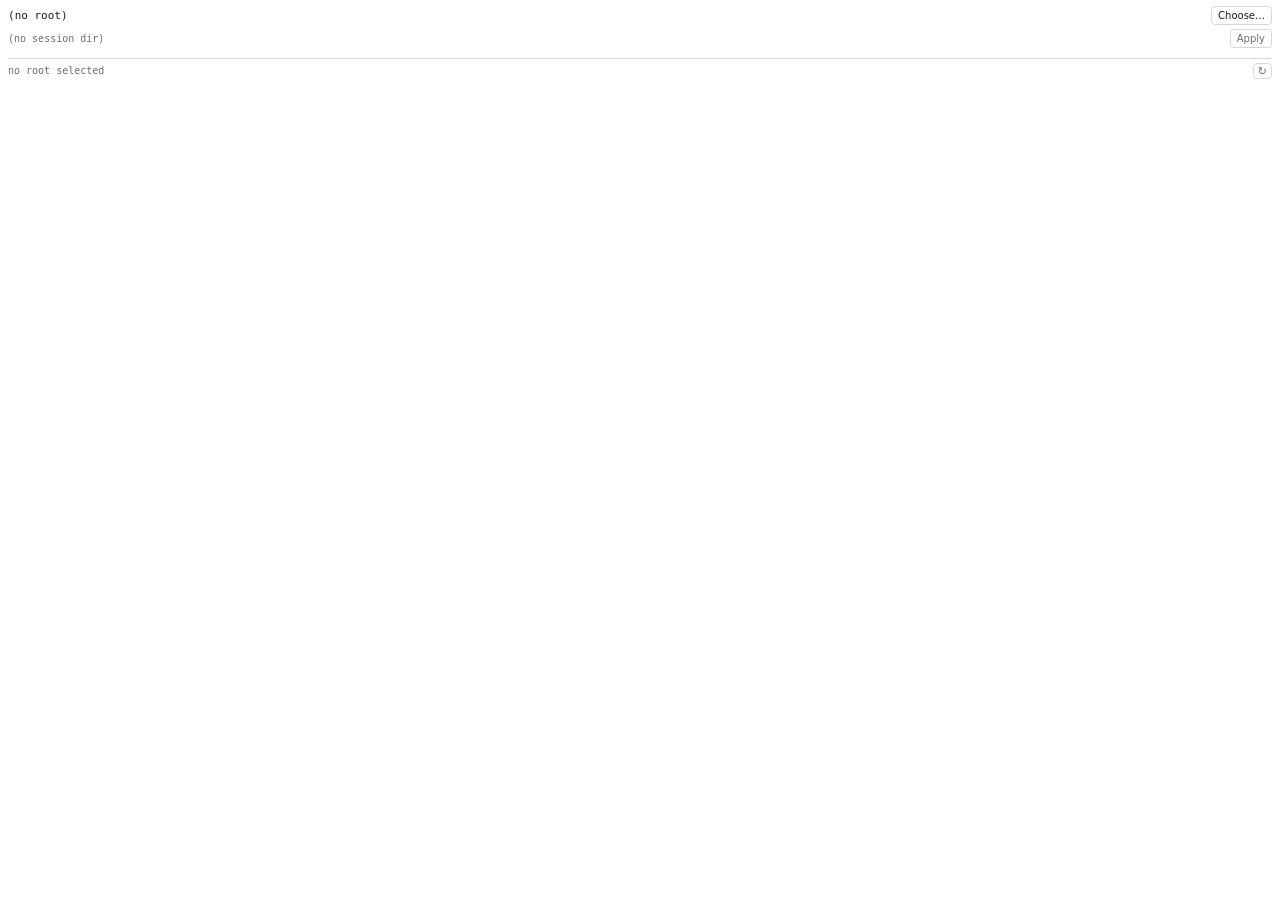
<file: Resources/ProSidebar/fileRoot/index.html>
<!doctype html>
<html>
  <head>
    <meta charset="utf-8" />
    <meta name="viewport" content="width=device-width, initial-scale=1" />
    <title>cmux Pro — File Root</title>
    <link rel="stylesheet" href="../shared/sidebar.css" />
    <link rel="stylesheet" href="fileRoot.css" />
  </head>
  <body>
    <div id="app">
      <section class="root-card">
        <div class="root-row">
          <div id="root-display" class="root-display" title="">…</div>
          <button id="root-choose" class="btn">Choose…</button>
        </div>
        <div class="root-row">
          <div id="session-display" class="root-display session" title="">…</div>
          <button id="root-reset" class="btn btn-secondary">Apply</button>
        </div>
      </section>
      <section class="tree-section">
        <div class="tree-status-row">
          <div id="tree-status" class="tree-status"></div>
          <button id="root-refresh" class="btn btn-secondary btn-icon" title="Refresh">↻</button>
        </div>
        <ul id="tree" class="tree" role="tree"></ul>
      </section>
    </div>
    <script src="../shared/bridge.js"></script>
    <script src="../shared/workspace.js"></script>
    <script src="../shared/tree.js"></script>
    <script src="fileRoot.js"></script>
  </body>
</html>
</file>
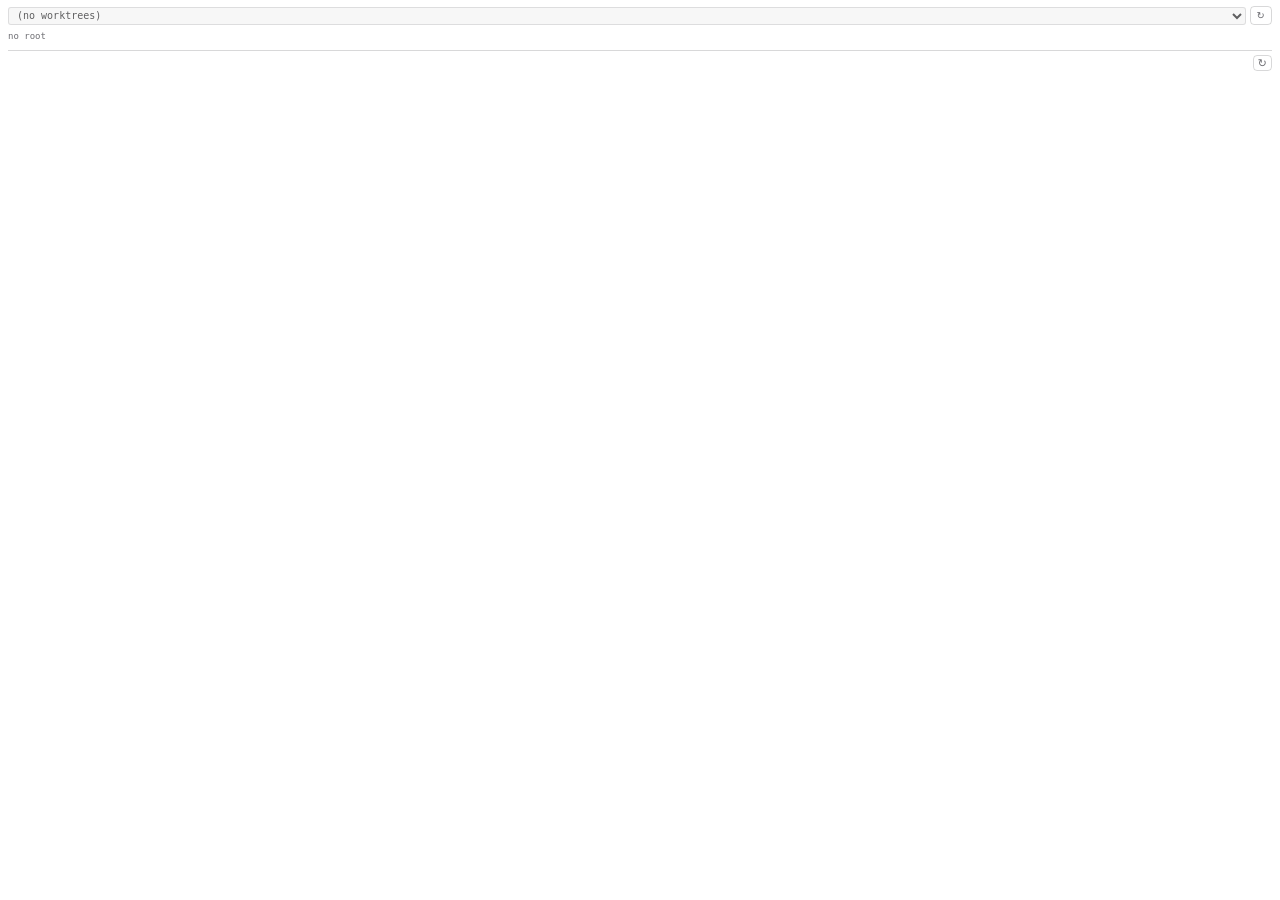
<file: Resources/ProSidebar/fileWorkTree/index.html>
<!doctype html>
<html>
  <head>
    <meta charset="utf-8" />
    <meta name="viewport" content="width=device-width, initial-scale=1" />
    <title>cmux Pro — File WorkTree</title>
    <link rel="stylesheet" href="../shared/sidebar.css" />
    <link rel="stylesheet" href="fileWorkTree.css" />
  </head>
  <body>
    <div id="app">
      <div class="row">
        <select id="worktree-select" class="wt-select"></select>
        <button id="refresh-btn" class="btn btn-secondary" title="Refresh">↻</button>
      </div>
      <div id="worktree-meta" class="wt-meta-line"></div>
      <section class="tree-section">
        <div class="tree-status-row">
          <div id="tree-status" class="tree-status"></div>
          <button id="tree-refresh" class="btn btn-secondary btn-icon" title="Refresh tree">↻</button>
        </div>
        <ul id="tree" class="tree" role="tree"></ul>
      </section>
    </div>
    <script src="../shared/bridge.js"></script>
    <script src="../shared/workspace.js"></script>
    <script src="../shared/tree.js"></script>
    <script src="fileWorkTree.js"></script>
  </body>
</html>
</file>
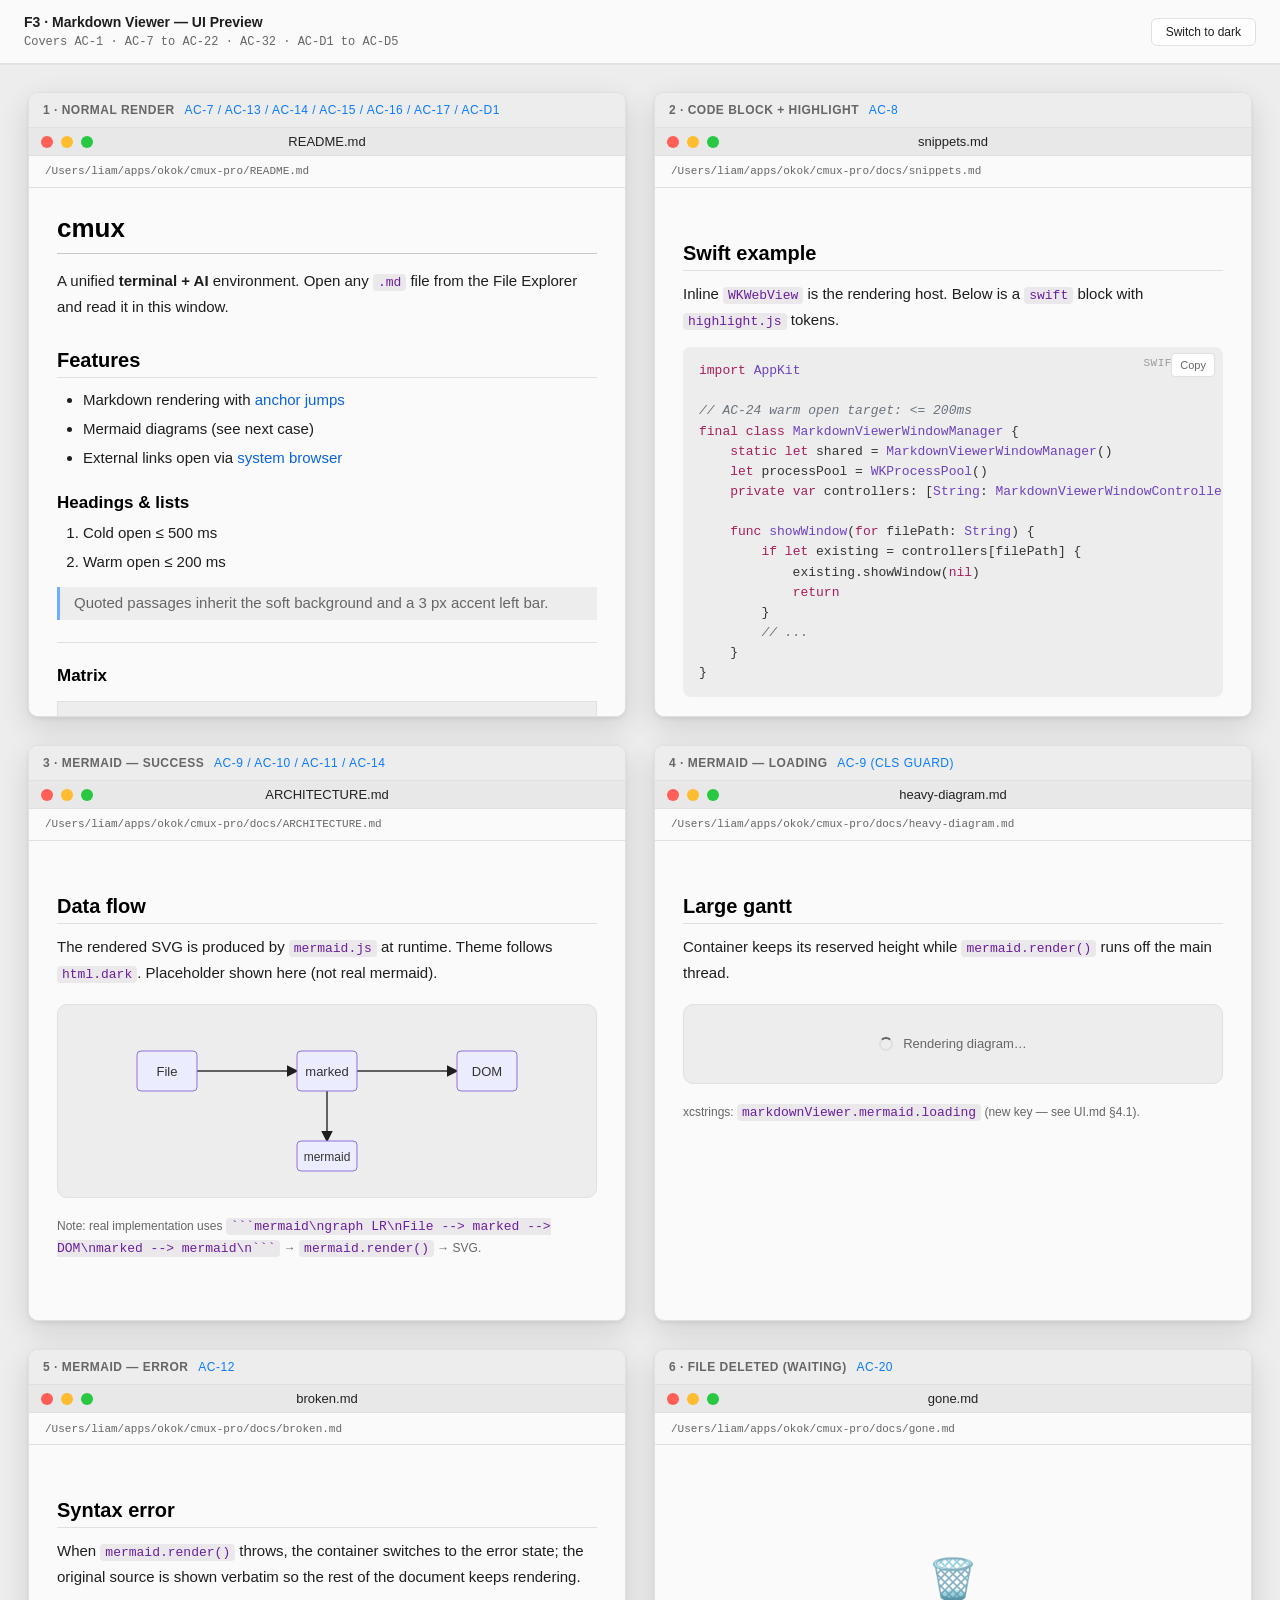
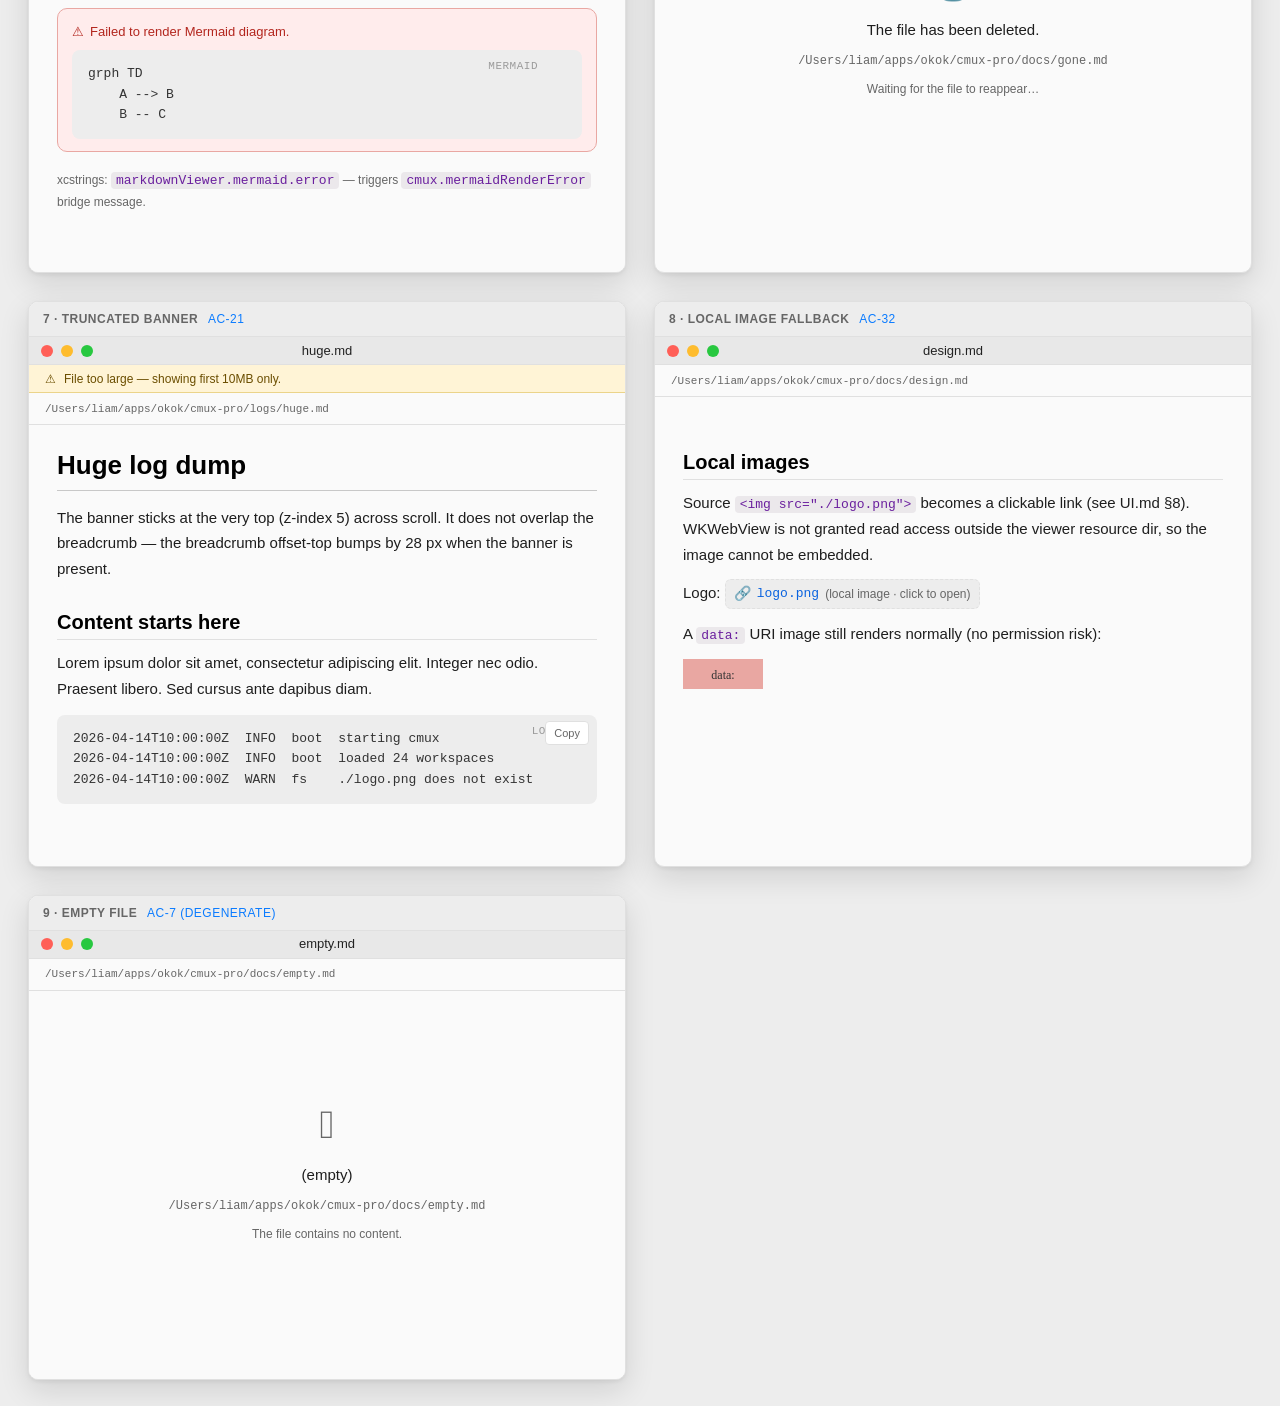
<file: docs/teamwork/features/F3-markdown-viewer-window/UI.preview.html>
<!doctype html>
<html lang="en">
<head>
<meta charset="utf-8">
<title>F3 · Markdown Viewer UI Preview</title>
<meta name="viewport" content="width=device-width, initial-scale=1">
<style>
  :root {
    --page-bg: #EDEDED;
    --page-fg: #1E1E1E;
    --panel-bg: #FAFAFA;
    --bg: #FAFAFA;
    --bg-soft: #EDEDED;
    --bg-raise: #FFFFFF;
    --fg: #1E1E1E;
    --fg-strong: #000000;
    --fg-muted: #666666;
    --divider: #E0E0E0;
    --divider-strong: #C8C8C8;
    --accent: #0A7BFF;
    --accent-soft: #6FAEFF;
    --link: #0A63DF;
    --code-inline-fg: #6A1F9E;
    --code-inline-bg: #EBE8EB;
    --code-block-fg: #333333;
    --code-block-bg: #EDEDED;
    --table-row-alt: #F4F4F4;
    --banner-warn-bg: #FFF4D6;
    --banner-warn-fg: #6B4E00;
    --banner-warn-border: #EBD48A;
    --danger-bg: #FFECEC;
    --danger-fg: #B3261E;
    --danger-border: #E9A7A2;
    --hl-keyword: #A71D5D;
    --hl-string: #0A3069;
    --hl-comment: #6A737D;
    --hl-number: #005CC5;
    --hl-type: #6F42C1;
    --hl-function: #6F42C1;
    --titlebar-bg: #E8E8E8;
    --titlebar-fg: #222222;
    --shadow: 0 10px 30px rgba(0,0,0,.12), 0 2px 4px rgba(0,0,0,.06);
  }
  html.dark {
    --page-bg: #111111;
    --page-fg: #EAEAEA;
    --panel-bg: #1F1F1F;
    --bg: #1F1F1F;
    --bg-soft: #2B2B2B;
    --bg-raise: #242424;
    --fg: #EAEAEA;
    --fg-strong: #FFFFFF;
    --fg-muted: #A0A0A0;
    --divider: #333333;
    --divider-strong: #444444;
    --accent: #4FA3FF;
    --accent-soft: #6B8FD0;
    --link: #6EB5FF;
    --code-inline-fg: #E5A8FF;
    --code-inline-bg: #2E2E2E;
    --code-block-fg: #E6E6E6;
    --code-block-bg: #141414;
    --table-row-alt: #262626;
    --banner-warn-bg: #3A3420;
    --banner-warn-fg: #F5D877;
    --banner-warn-border: #5A4E20;
    --danger-bg: #3A1F1F;
    --danger-fg: #FF9E9A;
    --danger-border: #6B2F2B;
    --hl-keyword: #F97583;
    --hl-string: #9ECBFF;
    --hl-comment: #8B949E;
    --hl-number: #79B8FF;
    --hl-type: #B392F0;
    --hl-function: #B392F0;
    --titlebar-bg: #2A2A2A;
    --titlebar-fg: #DDDDDD;
    --shadow: 0 10px 30px rgba(0,0,0,.55), 0 2px 4px rgba(0,0,0,.4);
  }

  * { box-sizing: border-box; }
  html, body {
    margin: 0; padding: 0;
    background: var(--page-bg);
    color: var(--page-fg);
    font-family: -apple-system, "SF Pro Text", "Helvetica Neue", sans-serif;
    font-size: 14px;
    line-height: 1.5;
  }

  .preview-toolbar {
    position: sticky; top: 0; z-index: 100;
    display: flex;
    align-items: center;
    justify-content: space-between;
    padding: 12px 24px;
    background: var(--panel-bg);
    border-bottom: 1px solid var(--divider);
    box-shadow: 0 1px 0 rgba(0,0,0,.04);
  }
  .preview-toolbar h1 {
    font-size: 14px; font-weight: 600; margin: 0;
    color: var(--fg);
  }
  .preview-toolbar .meta {
    font-size: 12px; color: var(--fg-muted); font-family: "SF Mono", monospace;
  }
  .preview-toolbar button {
    padding: 6px 14px;
    border-radius: 6px;
    border: 1px solid var(--divider);
    background: var(--bg-raise);
    color: var(--fg);
    font-size: 12px;
    cursor: pointer;
  }
  .preview-toolbar button:hover { border-color: var(--accent); }

  .preview-grid {
    display: grid;
    grid-template-columns: repeat(auto-fill, minmax(480px, 1fr));
    gap: 28px;
    padding: 28px;
  }

  .case {
    display: flex;
    flex-direction: column;
    border-radius: 10px;
    overflow: hidden;
    background: var(--panel-bg);
    box-shadow: var(--shadow);
    border: 1px solid var(--divider);
  }
  .case-label {
    padding: 8px 14px;
    background: var(--bg-soft);
    border-bottom: 1px solid var(--divider);
    font-size: 12px;
    font-weight: 600;
    color: var(--fg-muted);
    text-transform: uppercase;
    letter-spacing: 0.5px;
  }
  .case-label .ac {
    margin-left: 6px;
    font-weight: 500;
    color: var(--accent);
  }

  /* ---------- Mock macOS NSWindow chrome ---------- */
  .nswin { display: flex; flex-direction: column; }
  .nswin-titlebar {
    height: 28px;
    display: flex;
    align-items: center;
    padding: 0 12px;
    gap: 8px;
    background: var(--titlebar-bg);
    color: var(--titlebar-fg);
    border-bottom: 1px solid var(--divider);
    font-size: 13px;
    font-weight: 500;
    position: relative;
  }
  .nswin-titlebar .traffic { display: flex; gap: 8px; }
  .nswin-titlebar .traffic span {
    width: 12px; height: 12px; border-radius: 50%;
    display: inline-block;
  }
  .nswin-titlebar .traffic .r { background: #FF5F57; }
  .nswin-titlebar .traffic .y { background: #FEBC2E; }
  .nswin-titlebar .traffic .g { background: #28C840; }
  .nswin-titlebar .title {
    position: absolute;
    left: 0; right: 0;
    text-align: center;
    pointer-events: none;
    font-size: 13px;
  }

  /* ---------- Viewer chrome (truncate banner + breadcrumb) ---------- */
  .viewer-body {
    position: relative;
    background: var(--bg);
    min-height: 420px;
    max-height: 560px;
    overflow: auto;
  }
  .truncate-banner {
    position: sticky; top: 0; z-index: 5;
    height: 28px;
    display: flex; align-items: center; gap: 8px;
    padding: 0 16px;
    background: var(--banner-warn-bg);
    color: var(--banner-warn-fg);
    border-bottom: 1px solid var(--banner-warn-border);
    font-size: 12px;
    font-weight: 500;
  }
  .breadcrumb {
    position: sticky; top: 0; z-index: 4;
    height: 32px;
    display: flex; align-items: center;
    padding: 0 16px;
    background: var(--bg);
    border-bottom: 1px solid var(--divider);
    font-family: "SF Mono", "Menlo", monospace;
    font-size: 11px;
    color: var(--fg-muted);
  }
  .truncate-banner + .breadcrumb { top: 28px; }

  .viewer-content {
    max-width: 680px;
    margin: 0 auto;
    padding: 24px 28px 48px;
    color: var(--fg);
    font-size: 15px;
    line-height: 1.65;
  }

  /* ---------- Typography ---------- */
  .viewer-content h1 {
    font-size: 26px;
    line-height: 1.25;
    margin: 0 0 14px;
    padding-bottom: 8px;
    border-bottom: 1px solid var(--divider-strong);
    color: var(--fg-strong);
    font-weight: 700;
  }
  .viewer-content h2 {
    font-size: 20px;
    line-height: 1.3;
    margin: 28px 0 10px;
    padding-bottom: 4px;
    border-bottom: 1px solid var(--divider);
    color: var(--fg-strong);
    font-weight: 700;
  }
  .viewer-content h3 {
    font-size: 17px; line-height: 1.35;
    margin: 22px 0 6px; color: var(--fg-strong); font-weight: 700;
  }
  .viewer-content p { margin: 0 0 12px; line-height: 1.7; }
  .viewer-content ul, .viewer-content ol { margin: 0 0 12px; padding-left: 26px; }
  .viewer-content li + li { margin-top: 4px; }

  .viewer-content blockquote {
    margin: 12px 0;
    padding: 4px 14px;
    border-left: 3px solid var(--accent-soft);
    background: var(--bg-soft);
    color: var(--fg-muted);
  }
  .viewer-content hr {
    border: none; height: 1px; background: var(--divider);
    margin: 22px 0;
  }
  .viewer-content a { color: var(--link); text-decoration: none; }
  .viewer-content a:hover { text-decoration: underline; }

  .viewer-content code {
    font-family: "SF Mono", Menlo, Consolas, monospace;
    font-size: 13px;
    padding: 1px 5px;
    border-radius: 4px;
    color: var(--code-inline-fg);
    background: var(--code-inline-bg);
  }
  .viewer-content pre {
    position: relative;
    font-family: "SF Mono", Menlo, Consolas, monospace;
    font-size: 13px;
    line-height: 1.55;
    margin: 14px 0;
    padding: 14px 16px;
    background: var(--code-block-bg);
    color: var(--code-block-fg);
    border-radius: 8px;
    overflow-x: auto;
  }
  .viewer-content pre::before {
    content: attr(data-lang);
    position: absolute;
    top: 8px; right: 44px;
    font-size: 11px;
    text-transform: uppercase;
    letter-spacing: 0.5px;
    color: var(--fg-muted);
    opacity: 0.6;
  }
  .viewer-content pre code { padding: 0; background: none; color: inherit; }
  .viewer-content pre .copy-btn {
    position: absolute;
    top: 6px; right: 8px;
    height: 24px;
    padding: 0 8px;
    background: var(--bg-raise);
    border: 1px solid var(--divider);
    color: var(--fg-muted);
    border-radius: 4px;
    font-size: 11px;
    cursor: pointer;
  }
  .viewer-content pre .copy-btn:hover { color: var(--fg); border-color: var(--accent); }

  .viewer-content table {
    width: 100%;
    border-collapse: collapse;
    font-size: 14px;
    margin: 14px 0;
    border: 1px solid var(--divider);
  }
  .viewer-content th, .viewer-content td {
    padding: 8px 12px;
    border-bottom: 1px solid var(--divider);
    text-align: left;
  }
  .viewer-content th { background: var(--bg-soft); color: var(--fg-strong); font-weight: 600; }
  .viewer-content tr:nth-child(even) td { background: var(--table-row-alt); }

  /* highlight.js-like tokens */
  .hljs-keyword { color: var(--hl-keyword); }
  .hljs-string  { color: var(--hl-string); }
  .hljs-comment { color: var(--hl-comment); font-style: italic; }
  .hljs-number  { color: var(--hl-number); }
  .hljs-type, .hljs-class { color: var(--hl-type); }
  .hljs-function, .hljs-title { color: var(--hl-function); }

  /* ---------- Mermaid container ---------- */
  .mermaid-wrap {
    margin: 18px auto;
    padding: 16px;
    max-width: 620px;
    border: 1px solid var(--divider);
    border-radius: 10px;
    background: var(--bg-soft);
    text-align: center;
    min-height: 80px;
    display: flex;
    align-items: center;
    justify-content: center;
    position: relative;
  }
  .mermaid-wrap svg { max-width: 100%; height: auto; }
  .mermaid-wrap.is-loading {
    color: var(--fg-muted);
    gap: 10px;
    font-size: 13px;
  }
  .spinner {
    width: 14px; height: 14px;
    border: 2px solid var(--divider);
    border-top-color: var(--fg-muted);
    border-radius: 50%;
    animation: spin 1s linear infinite;
    display: inline-block;
  }
  @keyframes spin { to { transform: rotate(360deg); } }

  .mermaid-wrap.is-error {
    border-color: var(--danger-border);
    background: var(--danger-bg);
    text-align: left;
    flex-direction: column;
    align-items: stretch;
    padding: 12px 14px;
  }
  .mermaid-wrap.is-error .msg {
    color: var(--danger-fg);
    font-size: 13px;
    margin-bottom: 8px;
    display: flex; align-items: center; gap: 6px;
  }
  .mermaid-wrap.is-error pre { margin: 0; font-size: 12px; }

  /* ---------- Local image fallback ---------- */
  .local-image {
    display: inline-flex;
    align-items: center;
    gap: 6px;
    padding: 2px 8px;
    border-radius: 6px;
    background: var(--bg-soft);
    color: var(--link);
    text-decoration: none;
    font-size: 14px;
    border: 1px dashed var(--divider);
  }
  .local-image:hover { text-decoration: underline; background: var(--bg-raise); }
  .local-image .icon { font-size: 14px; color: var(--fg-muted); }
  .local-image .label { font-family: "SF Mono", Menlo, monospace; font-size: 13px; }
  .local-image .hint { color: var(--fg-muted); font-size: 12px; }

  /* ---------- Empty / deleted ---------- */
  .viewer-empty {
    position: absolute; inset: 0;
    display: flex; flex-direction: column;
    align-items: center; justify-content: center;
    gap: 10px;
    color: var(--fg-muted);
    padding: 32px;
    text-align: center;
  }
  .viewer-empty .ico { font-size: 40px; }
  .viewer-empty .title { font-size: 15px; color: var(--fg); font-weight: 500; }
  .viewer-empty .path { font-family: "SF Mono", Menlo, monospace; font-size: 12px; }
  .viewer-empty .hint { font-size: 12px; }

  .hover-note {
    position: absolute;
    bottom: 10px; right: 12px;
    font-size: 10px;
    padding: 3px 6px;
    background: var(--bg-soft);
    color: var(--fg-muted);
    border-radius: 3px;
    font-family: "SF Mono", monospace;
    border: 1px solid var(--divider);
  }

  /* mermaid placeholder SVG nodes */
  .mermaid-svg-light text { fill: #333; font-family: inherit; }
  .mermaid-svg-light .node rect { fill: #ECECFF; stroke: #9370DB; }
  .mermaid-svg-light .edge path { stroke: #333; }
  html.dark .mermaid-svg-light text { fill: #E6E6E6; }
  html.dark .mermaid-svg-light .node rect { fill: #2F2A4A; stroke: #9F88E0; }
  html.dark .mermaid-svg-light .edge path { stroke: #CCC; }
</style>
</head>
<body>

<div class="preview-toolbar">
  <div>
    <h1>F3 · Markdown Viewer — UI Preview</h1>
    <div class="meta">Covers AC-1 · AC-7 to AC-22 · AC-32 · AC-D1 to AC-D5</div>
  </div>
  <button id="themeToggle" type="button">Toggle dark</button>
</div>

<div class="preview-grid">

  <!-- ============================================================= -->
  <!-- CASE 1: Normal render (H1/H2/paragraph/list/inline code/table/quote/hr/link) -->
  <!-- ============================================================= -->
  <div class="case">
    <div class="case-label">1 · Normal render <span class="ac">AC-7 / AC-13 / AC-14 / AC-15 / AC-16 / AC-17 / AC-D1</span></div>
    <div class="nswin">
      <div class="nswin-titlebar">
        <div class="traffic"><span class="r"></span><span class="y"></span><span class="g"></span></div>
        <div class="title">README.md</div>
      </div>
      <div class="viewer-body">
        <div class="breadcrumb">/Users/liam/apps/okok/cmux-pro/README.md</div>
        <article class="viewer-content">
          <h1>cmux</h1>
          <p>A unified <strong>terminal + AI</strong> environment. Open any <code>.md</code> file from the File Explorer and read it in this window.</p>

          <h2>Features</h2>
          <ul>
            <li>Markdown rendering with <a href="#headings">anchor jumps</a></li>
            <li>Mermaid diagrams (see next case)</li>
            <li>External links open via <a href="https://example.com">system browser</a></li>
          </ul>

          <h3 id="headings">Headings &amp; lists</h3>
          <ol>
            <li>Cold open ≤ 500 ms</li>
            <li>Warm open ≤ 200 ms</li>
          </ol>

          <blockquote>
            Quoted passages inherit the soft background and a 3 px accent left bar.
          </blockquote>

          <hr>

          <h3>Matrix</h3>
          <table>
            <thead>
              <tr><th>AC</th><th>Scope</th><th>Layer</th></tr>
            </thead>
            <tbody>
              <tr><td>AC-7</td><td>Basic MD</td><td>marked</td></tr>
              <tr><td>AC-9</td><td>Mermaid</td><td>mermaid.js</td></tr>
              <tr><td>AC-19</td><td>Reload keep-scroll</td><td>anchor|ratio</td></tr>
            </tbody>
          </table>
        </article>
      </div>
    </div>
  </div>

  <!-- ============================================================= -->
  <!-- CASE 2: Code block with syntax highlight (swift) -->
  <!-- ============================================================= -->
  <div class="case">
    <div class="case-label">2 · Code block + highlight <span class="ac">AC-8</span></div>
    <div class="nswin">
      <div class="nswin-titlebar">
        <div class="traffic"><span class="r"></span><span class="y"></span><span class="g"></span></div>
        <div class="title">snippets.md</div>
      </div>
      <div class="viewer-body">
        <div class="breadcrumb">/Users/liam/apps/okok/cmux-pro/docs/snippets.md</div>
        <article class="viewer-content">
          <h2>Swift example</h2>
          <p>Inline <code>WKWebView</code> is the rendering host. Below is a <code>swift</code> block with <code>highlight.js</code> tokens.</p>
<pre data-lang="swift"><button class="copy-btn" type="button">Copy</button><code><span class="hljs-keyword">import</span> <span class="hljs-type">AppKit</span>

<span class="hljs-comment">// AC-24 warm open target: &lt;= 200ms</span>
<span class="hljs-keyword">final class</span> <span class="hljs-class">MarkdownViewerWindowManager</span> {
    <span class="hljs-keyword">static let</span> shared = <span class="hljs-type">MarkdownViewerWindowManager</span>()
    <span class="hljs-keyword">let</span> processPool = <span class="hljs-type">WKProcessPool</span>()
    <span class="hljs-keyword">private var</span> controllers: [<span class="hljs-type">String</span>: <span class="hljs-type">MarkdownViewerWindowController</span>] = [:]

    <span class="hljs-keyword">func</span> <span class="hljs-function">showWindow</span>(<span class="hljs-keyword">for</span> filePath: <span class="hljs-type">String</span>) {
        <span class="hljs-keyword">if let</span> existing = controllers[filePath] {
            existing.showWindow(<span class="hljs-keyword">nil</span>)
            <span class="hljs-keyword">return</span>
        }
        <span class="hljs-comment">// ...</span>
    }
}</code></pre>

          <h3>Shell example</h3>
<pre data-lang="bash"><button class="copy-btn" type="button">Copy</button><code><span class="hljs-comment"># verify vendor bundle integrity (AC-27)</span>
<span class="hljs-keyword">./scripts/verify-markdown-viewer-vendor.sh</span>
<span class="hljs-keyword">du</span> -sh Resources/MarkdownViewer/vendor</code></pre>
          <p class="hover-note-wrap"><span class="hint" style="font-size:11px;color:var(--fg-muted)">Hover a code block to see the Copy button highlight.</span></p>
        </article>
      </div>
    </div>
  </div>

  <!-- ============================================================= -->
  <!-- CASE 3: Mermaid success (placeholder SVG) -->
  <!-- ============================================================= -->
  <div class="case">
    <div class="case-label">3 · Mermaid — success <span class="ac">AC-9 / AC-10 / AC-11 / AC-14</span></div>
    <div class="nswin">
      <div class="nswin-titlebar">
        <div class="traffic"><span class="r"></span><span class="y"></span><span class="g"></span></div>
        <div class="title">ARCHITECTURE.md</div>
      </div>
      <div class="viewer-body">
        <div class="breadcrumb">/Users/liam/apps/okok/cmux-pro/docs/ARCHITECTURE.md</div>
        <article class="viewer-content">
          <h2>Data flow</h2>
          <p>The rendered SVG is produced by <code>mermaid.js</code> at runtime. Theme follows <code>html.dark</code>. Placeholder shown here (not real mermaid).</p>

          <div class="mermaid-wrap" aria-label="Rendered Mermaid SVG">
            <svg class="mermaid-svg-light" viewBox="0 0 420 160" width="420" height="160" xmlns="http://www.w3.org/2000/svg">
              <g class="edge">
                <path d="M80,50 L180,50" fill="none" stroke-width="1.5" marker-end="url(#arr)"/>
                <path d="M240,50 L340,50" fill="none" stroke-width="1.5" marker-end="url(#arr)"/>
                <path d="M210,70 L210,120" fill="none" stroke-width="1.5" marker-end="url(#arr)"/>
              </g>
              <defs>
                <marker id="arr" markerWidth="8" markerHeight="8" refX="7" refY="4" orient="auto">
                  <path d="M0,0 L8,4 L0,8 Z" fill="currentColor"/>
                </marker>
              </defs>
              <g class="node">
                <rect x="20" y="30" width="60" height="40" rx="4" ry="4"/>
                <text x="50" y="55" text-anchor="middle" font-size="13">File</text>
              </g>
              <g class="node">
                <rect x="180" y="30" width="60" height="40" rx="4" ry="4"/>
                <text x="210" y="55" text-anchor="middle" font-size="13">marked</text>
              </g>
              <g class="node">
                <rect x="340" y="30" width="60" height="40" rx="4" ry="4"/>
                <text x="370" y="55" text-anchor="middle" font-size="13">DOM</text>
              </g>
              <g class="node">
                <rect x="180" y="120" width="60" height="30" rx="4" ry="4"/>
                <text x="210" y="140" text-anchor="middle" font-size="12">mermaid</text>
              </g>
            </svg>
          </div>

          <p style="font-size:12px;color:var(--fg-muted)">Note: real implementation uses <code>```mermaid\ngraph LR\nFile --&gt; marked --&gt; DOM\nmarked --&gt; mermaid\n```</code> → <code>mermaid.render()</code> → SVG.</p>
        </article>
      </div>
    </div>
  </div>

  <!-- ============================================================= -->
  <!-- CASE 4: Mermaid loading -->
  <!-- ============================================================= -->
  <div class="case">
    <div class="case-label">4 · Mermaid — loading <span class="ac">AC-9 (CLS guard)</span></div>
    <div class="nswin">
      <div class="nswin-titlebar">
        <div class="traffic"><span class="r"></span><span class="y"></span><span class="g"></span></div>
        <div class="title">heavy-diagram.md</div>
      </div>
      <div class="viewer-body">
        <div class="breadcrumb">/Users/liam/apps/okok/cmux-pro/docs/heavy-diagram.md</div>
        <article class="viewer-content">
          <h2>Large gantt</h2>
          <p>Container keeps its reserved height while <code>mermaid.render()</code> runs off the main thread.</p>
          <div class="mermaid-wrap is-loading">
            <span class="spinner"></span>
            <span>Rendering diagram…</span>
          </div>
          <p style="font-size:12px;color:var(--fg-muted)">xcstrings: <code>markdownViewer.mermaid.loading</code> (new key — see UI.md §4.1).</p>
        </article>
      </div>
    </div>
  </div>

  <!-- ============================================================= -->
  <!-- CASE 5: Mermaid error -->
  <!-- ============================================================= -->
  <div class="case">
    <div class="case-label">5 · Mermaid — error <span class="ac">AC-12</span></div>
    <div class="nswin">
      <div class="nswin-titlebar">
        <div class="traffic"><span class="r"></span><span class="y"></span><span class="g"></span></div>
        <div class="title">broken.md</div>
      </div>
      <div class="viewer-body">
        <div class="breadcrumb">/Users/liam/apps/okok/cmux-pro/docs/broken.md</div>
        <article class="viewer-content">
          <h2>Syntax error</h2>
          <p>When <code>mermaid.render()</code> throws, the container switches to the error state; the original source is shown verbatim so the rest of the document keeps rendering.</p>

          <div class="mermaid-wrap is-error" role="alert">
            <div class="msg">
              <span>⚠</span>
              <span>Failed to render Mermaid diagram.</span>
            </div>
<pre data-lang="mermaid"><code>grph TD
    A --&gt B
    B -- C</code></pre>
          </div>

          <p style="font-size:12px;color:var(--fg-muted)">xcstrings: <code>markdownViewer.mermaid.error</code> — triggers <code>cmux.mermaidRenderError</code> bridge message.</p>
        </article>
      </div>
    </div>
  </div>

  <!-- ============================================================= -->
  <!-- CASE 6: File deleted -->
  <!-- ============================================================= -->
  <div class="case">
    <div class="case-label">6 · File deleted (waiting) <span class="ac">AC-20</span></div>
    <div class="nswin">
      <div class="nswin-titlebar">
        <div class="traffic"><span class="r"></span><span class="y"></span><span class="g"></span></div>
        <div class="title">gone.md</div>
      </div>
      <div class="viewer-body" style="min-height:420px">
        <div class="breadcrumb">/Users/liam/apps/okok/cmux-pro/docs/gone.md</div>
        <div class="viewer-empty">
          <div class="ico">🗑️</div>
          <div class="title">The file has been deleted.</div>
          <div class="path">/Users/liam/apps/okok/cmux-pro/docs/gone.md</div>
          <div class="hint">Waiting for the file to reappear…</div>
        </div>
      </div>
    </div>
  </div>

  <!-- ============================================================= -->
  <!-- CASE 7: Large file truncated banner -->
  <!-- ============================================================= -->
  <div class="case">
    <div class="case-label">7 · Truncated banner <span class="ac">AC-21</span></div>
    <div class="nswin">
      <div class="nswin-titlebar">
        <div class="traffic"><span class="r"></span><span class="y"></span><span class="g"></span></div>
        <div class="title">huge.md</div>
      </div>
      <div class="viewer-body">
        <div class="truncate-banner">
          <span class="icon">⚠</span>
          <span>File too large — showing first 10MB only.</span>
        </div>
        <div class="breadcrumb">/Users/liam/apps/okok/cmux-pro/logs/huge.md</div>
        <article class="viewer-content">
          <h1>Huge log dump</h1>
          <p>The banner sticks at the very top (z-index 5) across scroll. It does not overlap the breadcrumb — the breadcrumb offset-top bumps by 28 px when the banner is present.</p>
          <h2>Content starts here</h2>
          <p>Lorem ipsum dolor sit amet, consectetur adipiscing elit. Integer nec odio. Praesent libero. Sed cursus ante dapibus diam.</p>
          <pre data-lang="log"><button class="copy-btn" type="button">Copy</button><code>2026-04-14T10:00:00Z  INFO  boot  starting cmux
2026-04-14T10:00:00Z  INFO  boot  loaded 24 workspaces
2026-04-14T10:00:00Z  WARN  fs    ./logo.png does not exist</code></pre>
        </article>
      </div>
    </div>
  </div>

  <!-- ============================================================= -->
  <!-- CASE 8: Local image fallback -->
  <!-- ============================================================= -->
  <div class="case">
    <div class="case-label">8 · Local image fallback <span class="ac">AC-32</span></div>
    <div class="nswin">
      <div class="nswin-titlebar">
        <div class="traffic"><span class="r"></span><span class="y"></span><span class="g"></span></div>
        <div class="title">design.md</div>
      </div>
      <div class="viewer-body">
        <div class="breadcrumb">/Users/liam/apps/okok/cmux-pro/docs/design.md</div>
        <article class="viewer-content">
          <h2>Local images</h2>
          <p>Source <code>&lt;img src="./logo.png"&gt;</code> becomes a clickable link (see UI.md §8). WKWebView is not granted read access outside the viewer resource dir, so the image cannot be embedded.</p>
          <p>
            Logo:
            <a class="local-image" href="file:///Users/liam/apps/okok/cmux-pro/docs/logo.png" data-external="true" title="Open in default app">
              <span class="icon">🔗</span>
              <span class="label">logo.png</span>
              <span class="hint">(local image · click to open)</span>
            </a>
          </p>
          <p>A <code>data:</code> URI image still renders normally (no permission risk):</p>
          <p>
            <img alt="1px red" src="data:image/svg+xml;utf8,&lt;svg xmlns='http://www.w3.org/2000/svg' width='80' height='30'&gt;&lt;rect width='80' height='30' fill='%23E9A7A2'/&gt;&lt;text x='40' y='20' font-size='12' text-anchor='middle' fill='%23333'&gt;data:&lt;/text&gt;&lt;/svg&gt;">
          </p>
        </article>
      </div>
    </div>
  </div>

  <!-- ============================================================= -->
  <!-- CASE 9: Empty file -->
  <!-- ============================================================= -->
  <div class="case">
    <div class="case-label">9 · Empty file <span class="ac">AC-7 (degenerate)</span></div>
    <div class="nswin">
      <div class="nswin-titlebar">
        <div class="traffic"><span class="r"></span><span class="y"></span><span class="g"></span></div>
        <div class="title">empty.md</div>
      </div>
      <div class="viewer-body" style="min-height:420px">
        <div class="breadcrumb">/Users/liam/apps/okok/cmux-pro/docs/empty.md</div>
        <div class="viewer-empty">
          <div class="ico">􀈿</div>
          <div class="title">(empty)</div>
          <div class="path">/Users/liam/apps/okok/cmux-pro/docs/empty.md</div>
          <div class="hint">The file contains no content.</div>
        </div>
      </div>
    </div>
  </div>

</div>

<script>
  (function () {
    const btn = document.getElementById('themeToggle');
    const root = document.documentElement;
    // default to system preference
    if (window.matchMedia('(prefers-color-scheme: dark)').matches) {
      root.classList.add('dark');
    }
    function sync() {
      btn.textContent = root.classList.contains('dark') ? 'Switch to light' : 'Switch to dark';
    }
    sync();
    btn.addEventListener('click', function () {
      root.classList.toggle('dark');
      sync();
    });

    // purely cosmetic: Copy button feedback inside preview
    document.querySelectorAll('.copy-btn').forEach(b => {
      b.addEventListener('click', function (e) {
        e.preventDefault();
        const pre = b.closest('pre');
        const code = pre.querySelector('code');
        if (code && navigator.clipboard) {
          navigator.clipboard.writeText(code.innerText).catch(() => {});
        }
        const old = b.textContent;
        b.textContent = 'Copied';
        setTimeout(() => { b.textContent = old; }, 1500);
      });
    });
  })();
</script>

</body>
</html>
</file>
<file: Resources/ProSidebar/shared/sidebar.css>
:root {
  color-scheme: light dark;
  --bg: transparent;
  --fg: #1d1d1f;
  --secondary: #6e6e73;
  --accent: #0a84ff;
  --border: rgba(60, 60, 67, 0.2);
  --field-bg: rgba(127, 127, 127, 0.08);
  --hover-bg: rgba(127, 127, 127, 0.12);
  --git-modified: #1d6fff;
  --git-untracked: #d8302a;
  --git-ignored: #a67c00;
}

@media (prefers-color-scheme: dark) {
  :root {
    --fg: #f5f5f7;
    --secondary: #a1a1a6;
    --border: rgba(255, 255, 255, 0.12);
    --field-bg: rgba(255, 255, 255, 0.06);
    --hover-bg: rgba(255, 255, 255, 0.1);
    --git-modified: #4ea1ff;
    --git-untracked: #ff6b6f;
    --git-ignored: #d4a72c;
  }
}

* { box-sizing: border-box; }
html, body {
  margin: 0; padding: 0;
  background: var(--bg);
  color: var(--fg);
  font-family: -apple-system, system-ui, "SF Pro Text", sans-serif;
  font-size: 11px;
  height: 100%;
  overflow: hidden;
}

#app {
  display: flex;
  flex-direction: column;
  gap: 6px;
  padding: 6px 8px;
  height: 100%;
  min-height: 0;
}

.muted {
  color: var(--secondary);
  margin: 0;
}

.btn {
  appearance: none;
  border: 1px solid var(--border);
  background: transparent;
  color: var(--fg);
  font: inherit;
  font-size: 10px;
  padding: 2px 6px;
  border-radius: 4px;
  cursor: pointer;
  line-height: 1.3;
}
.btn:hover { background: var(--hover-bg); }
.btn-secondary { color: var(--secondary); }
.btn-icon {
  padding: 0 4px;
  min-width: 18px;
  height: 16px;
  font-size: 11px;
  line-height: 1;
}

/* Per-row action buttons. Hidden until the row is hovered. */
.tree-reveal,
.tree-browser {
  flex-shrink: 0;
  padding: 0 3px;
  appearance: none;
  background: transparent;
  border: none;
  color: var(--secondary);
  cursor: pointer;
  border-radius: 3px;
  display: none;
  align-items: center;
  line-height: 0;
}
.tree-reveal { margin-left: auto; }
.tree-browser + .tree-reveal { margin-left: 0; }
.tree-browser { margin-left: auto; }
.tree-row:hover .tree-reveal,
.tree-row:hover .tree-browser { display: inline-flex; }
.tree-reveal:hover,
.tree-browser:hover { background: var(--hover-bg); color: var(--fg); }
.tree-reveal:focus-visible,
.tree-browser:focus-visible { outline: 1px solid var(--accent); outline-offset: 1px; }
</file>
<file: Resources/ProSidebar/fileRoot/fileRoot.css>
.root-card {
  display: flex;
  flex-direction: column;
  gap: 4px;
  flex-shrink: 0;
}

.root-row {
  display: flex;
  align-items: center;
  gap: 6px;
}

.root-display {
  flex: 1 1 auto;
  min-width: 0;
  font-family: ui-monospace, "SF Mono", monospace;
  font-size: 11px;
  color: var(--fg);
  white-space: nowrap;
  overflow: hidden;
  text-overflow: ellipsis;
  direction: rtl;
  text-align: left;
}
.root-display.session {
  font-size: 10px;
  color: var(--secondary);
}

.tree-section {
  margin-top: 4px;
  border-top: 1px solid var(--border);
  padding-top: 4px;
  display: flex;
  flex-direction: column;
  gap: 2px;
  flex: 1 1 auto;
  min-height: 0;
}

.tree-status-row {
  display: flex;
  align-items: center;
  gap: 6px;
  flex-shrink: 0;
}

.tree-status {
  flex: 1 1 auto;
  font-size: 10px;
  color: var(--secondary);
  font-family: ui-monospace, "SF Mono", monospace;
  min-height: 12px;
}

.tree {
  list-style: none;
  margin: 0;
  padding: 0;
  font-size: 11px;
  font-family: ui-monospace, "SF Mono", monospace;
  flex: 1 1 auto;
  min-height: 0;
  overflow-y: auto;
  overflow-x: hidden;
}
.tree ul {
  list-style: none;
  margin: 0;
  padding: 0;
}

.tree-row {
  display: flex;
  align-items: center;
  gap: 4px;
  padding: 1px 4px;
  cursor: pointer;
  white-space: nowrap;
  overflow: hidden;
  text-overflow: ellipsis;
  user-select: none;
  border-radius: 3px;
}
.tree-row:hover { background: var(--hover-bg); }

.tree-chevron {
  display: inline-block;
  width: 10px;
  text-align: center;
  color: var(--secondary);
  font-size: 9px;
  flex-shrink: 0;
}
.tree-chevron.placeholder { visibility: hidden; }

.tree-icon {
  display: inline-block;
  flex-shrink: 0;
  font-size: 11px;
}

.tree-name {
  flex: 1 1 auto;
  min-width: 0;
  overflow: hidden;
  text-overflow: ellipsis;
}
.tree-name.is-symlink {
  font-style: italic;
  color: var(--secondary);
}
.tree-name.git-modified { color: var(--git-modified); }
.tree-name.git-untracked { color: var(--git-untracked); }
.tree-name.git-ignored { color: var(--git-ignored); }
</file>
<file: Resources/ProSidebar/fileWorkTree/fileWorkTree.css>
.row {
  display: flex;
  align-items: center;
  gap: 4px;
  flex-shrink: 0;
}

.wt-select {
  flex: 1 1 auto;
  min-width: 0;
  font: inherit;
  font-family: ui-monospace, "SF Mono", monospace;
  font-size: 10px;
  padding: 1px 4px;
  border-radius: 3px;
  border: 1px solid var(--border);
  background: var(--field-bg);
  color: var(--fg);
  height: 18px;
}
.wt-select:focus { outline: none; border-color: var(--accent); }

.wt-meta-line {
  font-size: 9px;
  color: var(--secondary);
  font-family: ui-monospace, "SF Mono", monospace;
  white-space: nowrap;
  overflow: hidden;
  text-overflow: ellipsis;
  min-height: 11px;
  flex-shrink: 0;
}

.tree-section {
  margin-top: 2px;
  border-top: 1px solid var(--border);
  padding-top: 4px;
  display: flex;
  flex-direction: column;
  gap: 2px;
  flex: 1 1 auto;
  min-height: 0;
}

.tree-status-row {
  display: flex;
  align-items: center;
  gap: 6px;
  flex-shrink: 0;
}

.tree-status {
  flex: 1 1 auto;
  font-size: 10px;
  color: var(--secondary);
  font-family: ui-monospace, "SF Mono", monospace;
  min-height: 12px;
}

.tree {
  list-style: none;
  margin: 0;
  padding: 0;
  font-size: 11px;
  font-family: ui-monospace, "SF Mono", monospace;
  flex: 1 1 auto;
  min-height: 0;
  overflow-y: auto;
  overflow-x: hidden;
}
.tree ul {
  list-style: none;
  margin: 0;
  padding: 0;
}

.tree-row {
  display: flex;
  align-items: center;
  gap: 4px;
  padding: 1px 4px;
  cursor: pointer;
  white-space: nowrap;
  overflow: hidden;
  text-overflow: ellipsis;
  user-select: none;
  border-radius: 3px;
}
.tree-row:hover { background: var(--hover-bg); }

.tree-chevron {
  display: inline-block;
  width: 10px;
  text-align: center;
  color: var(--secondary);
  font-size: 9px;
  flex-shrink: 0;
}
.tree-chevron.placeholder { visibility: hidden; }

.tree-icon {
  display: inline-block;
  flex-shrink: 0;
  font-size: 11px;
}

.tree-name {
  flex: 1 1 auto;
  min-width: 0;
  overflow: hidden;
  text-overflow: ellipsis;
}
.tree-name.is-symlink {
  font-style: italic;
  color: var(--secondary);
}
.tree-name.git-modified { color: var(--git-modified); }
.tree-name.git-untracked { color: var(--git-untracked); }
.tree-name.git-ignored { color: var(--git-ignored); }
</file>
